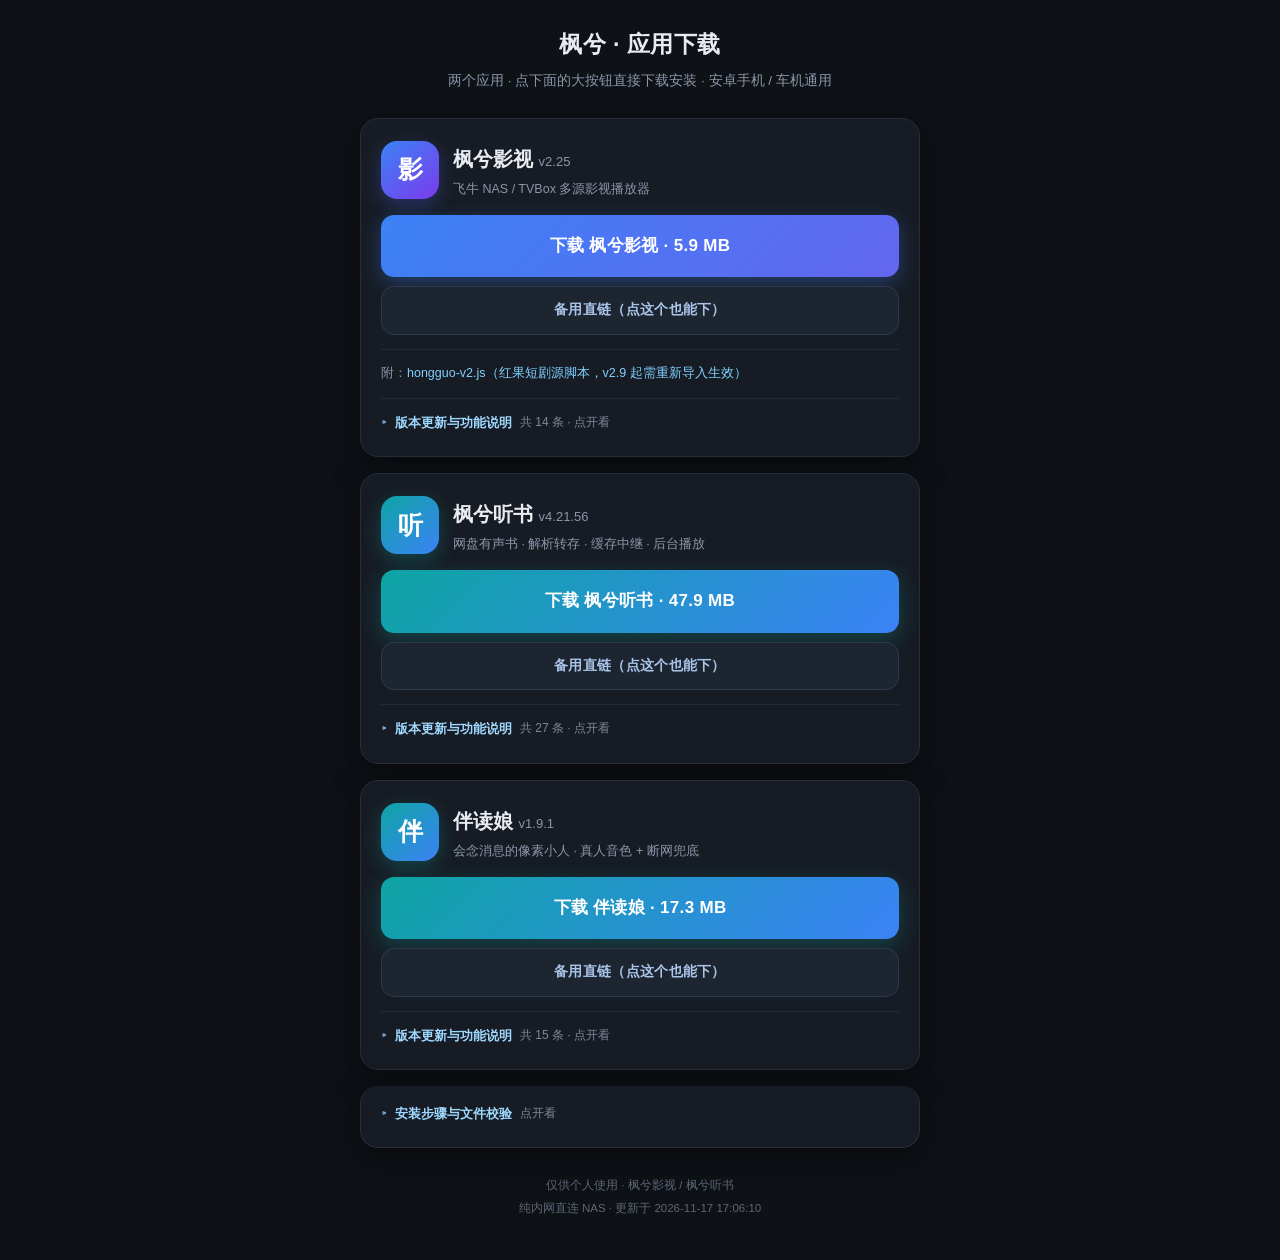
<file: _backup/download-site/index.html>
<!DOCTYPE html>
<html lang="zh-CN">
<head>
<meta charset="utf-8">
<meta name="viewport" content="width=device-width, initial-scale=1, viewport-fit=cover">
<title>枫兮 · 应用下载</title>
<style>
*{box-sizing:border-box;-webkit-tap-highlight-color:transparent}
html,body{margin:0;padding:0}
body{background:#0e1116;color:#e8ecf2;min-height:100vh;
 font:15px/1.8 -apple-system,BlinkMacSystemFont,"PingFang SC","Microsoft YaHei",sans-serif;
 padding:24px 16px calc(40px + env(safe-area-inset-bottom))}
.wrap{max-width:560px;margin:0 auto}
.hd{text-align:center;margin-bottom:24px}
.hd h1{font-size:23px;margin:0 0 4px;letter-spacing:.5px}
.hd p{color:#8b96a8;font-size:13.5px;margin:0}
.card{background:#171c24;border:1px solid #262e3a;border-radius:18px;
 padding:22px 20px;margin-bottom:16px;box-shadow:0 10px 34px rgba(0,0,0,.4)}
.top{display:flex;align-items:center;gap:14px;margin-bottom:6px}
.icon{flex:0 0 58px;width:58px;height:58px;border-radius:16px;display:flex;
 align-items:center;justify-content:center;font-size:25px;font-weight:700;color:#fff}
.icon.v{background:linear-gradient(140deg,#3b82f6,#7c3aed);box-shadow:0 6px 18px rgba(80,110,255,.3)}
.icon.t{background:linear-gradient(140deg,#0ea5a4,#3b82f6);box-shadow:0 6px 18px rgba(14,165,164,.3)}
.top h2{font-size:20px;margin:0 0 2px}
.top h2 span{font-size:13px;color:#8b96a8;font-weight:400}
.top .sub{color:#8b96a8;font-size:12.5px;line-height:1.6}
.btn{display:block;width:100%;text-align:center;text-decoration:none;
 background:linear-gradient(135deg,#3b82f6,#6366f1);color:#fff;font-size:17px;
 font-weight:700;letter-spacing:.3px;padding:16px;border-radius:13px;
 box-shadow:0 6px 20px rgba(59,130,246,.35);margin:16px 0 0}
.btn.t{background:linear-gradient(135deg,#0ea5a4,#3b82f6);box-shadow:0 6px 20px rgba(14,165,164,.3)}
.btn:active{transform:translateY(1px);opacity:.92}
.btn.ghost{background:#1d2531;color:#a9c4e8;box-shadow:none;border:1px solid #2c3a4d;
 font-size:13.5px;padding:11px;margin-top:9px}
.meta{font-size:12px;color:#7d8899;margin-top:11px;line-height:1.9}
.meta code{color:#b9c7d8;font-size:11.5px}
h3{font-size:13px;color:#9fd8ff;margin:18px 0 9px;letter-spacing:.3px;font-weight:600}
ul{padding-left:19px;margin:0;font-size:13.5px;color:#a8b3c2}
li{margin:6px 0}li b{color:#d7e2ee;font-weight:600}
.extra{margin-top:14px;padding-top:12px;border-top:1px solid #232b37;font-size:12.5px;color:#8b96a8}
a.link{color:#7fd1ff;text-decoration:none}
h2.sec{font-size:16px;color:#9fd8ff;margin:0 0 14px;border-left:4px solid #3b82f6;padding-left:10px}
ol{padding-left:20px;margin:0;font-size:13.5px;color:#a8b3c2}ol li{margin:7px 0}
.warnbox{background:#241c10;border:1px solid #57401c;border-radius:10px;color:#f0d09a;
 padding:12px 14px;font-size:13px;margin-top:14px}
.warnbox b{color:#ffdca6}
/* 折叠区：默认收起，首屏只留两个软件 + 两个大按钮 */
details.fold{margin-top:14px;padding-top:12px;border-top:1px solid #232b37}
details.fold>summary{cursor:pointer;color:#9fd8ff;font-size:13px;font-weight:600;
 list-style:none;display:flex;align-items:center;gap:8px}
details.fold>summary::-webkit-details-marker{display:none}
details.fold>summary::before{content:"▸";font-size:12px;color:#6f9fc9}
details.fold[open]>summary::before{content:"▾"}
details.fold>summary .cnt{color:#7d8899;font-weight:400;font-size:12px}
details.card.fold{margin-top:0;padding-top:16px;border-top:0}
details.fold ul{margin-top:10px}
.kv{width:100%;border-collapse:collapse;font-size:12px;margin-top:10px}
.kv td{padding:6px 4px;border-bottom:1px solid #232b37;vertical-align:top}
.kv tr:last-child td{border-bottom:0}
.kv td.k{color:#8792a4;width:26%}.kv td.v{color:#c6d3e2;word-break:break-all}
.kv code{color:#9fd8ff;font-size:11.5px}
.foot{text-align:center;color:#5c6675;font-size:11.5px;margin-top:26px;line-height:2}
</style>
</head>
<body>
<div class="wrap">
  <div class="hd">
    <h1>枫兮 · 应用下载</h1>
    <p>两个应用 · 点下面的大按钮直接下载安装 · 安卓手机 / 车机通用</p>
  </div>
  <div class="card">
    <div class="top">
      <div class="icon v">影</div>
      <div>
        <h2>枫兮影视 <span>v2.25</span></h2>
        <div class="sub">飞牛 NAS / TVBox 多源影视播放器</div>
      </div>
    </div>
    <a class="btn v" href="fengxi-video-v2.25.apk">下载 枫兮影视 · 5.9 MB</a>
    <a class="btn ghost" href="fengxi-video-v2.25.apk">备用直链（点这个也能下）</a>
    <div class="extra">附：<a class="link" href="hongguo-v2.js">hongguo-v2.js（红果短剧源脚本，v2.9 起需重新导入生效）</a></div>
    <details class="fold">
      <summary>版本更新与功能说明 <span class="cnt">共 14 条 · 点开看</span></summary>
      <ul><li><b>飞牛 NAS</b>：原生登录、媒体库分类、影片详情、选集、取链播放</li><li><b>多源订阅</b>：TVBox / CMS 配置解析、线路选择、资源站与直播源自动录入</li><li><b>v2.21</b>：搜索对齐 EasyBox——所有源<b>并行检索</b>，实时显示「搜索(N/M)」，结果按源分组筛选（全部显示 + 来源 chips），卡片标注「来源：X」</li><li><b>v2.21</b>：首页源下拉贴到最左边；播放缓冲期不再误显中央大三角（仅暂停时显示）</li><li><b>v2.21</b>：播放失败信息可定位（地址主机/是否代理/建议），首次错误自动软解并重新取链（刷新 NAS 时效链接）</li><li><b>v2.22</b>：<b>车机竖屏短剧流</b>——所有短剧卡片统一进竖屏沉浸页（含爬虫源），像刷抖音一样上下滑切集，下一集预取命中后<b>零等待</b>换集，控件 3s 自动渐隐</li><li><b>v2.22</b>：<b>悬浮小窗播放</b>——播放页点 ▣ 缩为可拖动小窗（左右边缘吸附），画面无缝移交不黑屏，双击回全屏自动续播；适配深蓝 S05 + Deepal+ 卡片桌面</li><li><b>v2.22</b>：<b>车机浮窗卡片首页</b>——浮窗宽度 &lt;480px 自动切单列横排大卡 / 双列 16:9 小卡，热区 ≥48px，对比度强化，浮窗缩放实时自适应</li><li><b>v2.23</b>：<b>对照 EasyBox 重整竖屏排版</b>——底部第 4 栏改为「我的」，订阅 / 观看记录 / 聚合搜索一屏直达；空态直接引导添加订阅源；详情页选集支持正序 / 倒序切换</li><li><b>v2.23</b>：修<b>冷启动白屏</b>（不再因未填 NAS 地址强制跳设置页，资源站 / 爬虫 / TVBox 线路也能进首页）；添加源与导入源改异步，网络慢时界面不再假死；修弹层残留、海报列数只对首页生效、车机态热区失效</li><li><b>v2.24</b>：修<b>「添加源后返回首页仍卡在空态」</b>——切回首页时海报墙为空就重新加载；按「不内置源」红线把内置源脚本彻底移出安装包，本 App <b>零内置源</b>，内容全部来自你自己导入</li><li><b>v2.24</b>：对照 EasyBox 官方包的明文前端与同作者开源工程复核排版，确认「我的」聚合入口、首启引导、选集正倒序方向正确；版本号 / 下载页 / 更新清单同步，沿用原签名证书可直接覆盖安装</li><li><b>v2.25</b>：修<b>真机闪退</b>——不再加载第三方爬虫包里的 native 加密壳（ABI 不匹配会直接杀进程），改为明确提示「不支持」；源清单改摘要返回，大配置不再把 WebView 撑爆；「我的 → 崩溃日志」可一键复制堆栈定位问题</li><li><b>v2.25</b>：修<b>「很多源解析不了」</b>——纯爬虫站线路不再被误判失败并整体回滚；配置里相对 spider.jar / file:// ext 自动补全并按需下载；type=0 的 XML 采集站可读；JSON 截取改括号平衡，尾部带脚本的配置也能解析；沿用原签名证书可直接覆盖安装</li></ul>
      <div class="meta">Android 5.0+ · 包名 <code>com.fengxi.fnplayer</code> · versionCode 36</div>
    </details>
  </div>

  <div class="card">
    <div class="top">
      <div class="icon t">听</div>
      <div>
        <h2>枫兮听书 <span>v4.21.56</span></h2>
        <div class="sub">网盘有声书 · 解析转存 · 缓存中继 · 后台播放</div>
      </div>
    </div>
    <a class="btn t" href="fengxi-tingshu-v4.21.56.apk">下载 枫兮听书 · 47.9 MB</a>
    <a class="btn ghost" href="fengxi-tingshu-v4.21.56.apk">备用直链（点这个也能下）</a>
    
    <details class="fold">
      <summary>版本更新与功能说明 <span class="cnt">共 27 条 · 点开看</span></summary>
      <ul><li><b>v4.21.56</b>：<b>播放页「更多」菜单加液态玻璃</b>——点「⋯更多」（及长按）弹出的菜单改成与首页书源下拉同款的毛玻璃质感，随模糊强度滑块一起联动；只加这一个临时弹出层，不碰底栏等常驻层，悬浮球/滑块不受影响</li><li><b>v4.21.55</b>：<b>回退到 4.21.52 稳定版代码</b>——撤销 4.21.53/4.21.54 两轮的玻璃质感改动，恢复大家实测「效果不错」的液态玻璃版本（悬浮球正常、滑块正常、底栏正常）；仅升版本号以便覆盖安装，功能与 4.21.52 完全一致</li><li><b>v4.21.54</b>：<b>修复 4.21.53 的回归</b>——移除播放页按钮/弹出菜单/底栏新增的 backdrop-filter（这台机 WebView targetSdk28 上会触发合成层异常，导致<b>悬浮球消失、设置滑块拖不动</b>），改用自带磨砂底色的玻璃质感，任何场景都有一致观感；播放页更多按钮/菜单/底栏仍随模糊强度滑块联动</li><li><b>v4.21.53</b>：<b>玻璃质感三处补齐</b>——①模糊强度 0% 改为「桌面文件夹」式磨砂玻璃（轻糊+白雾+亮边，不再是全透片）②播放页「更多」按钮与弹出菜单接入滑块一起变 ③底部导航栏做成半透明玻璃、透出背后滚动内容；三处均随模糊强度滑块实时联动</li><li><b>v4.21.52</b>：<b>液态玻璃 + 滑块布局修复</b>——浮层改成透明带高光的液态玻璃质感（边缘细亮边 + 斜向微光），白底大幅压低；滑块 0% 是全透明玻璃、越往右越糊；修复设置页滑块溢出屏幕——标签与滑块分行、滑块从左到右铺满</li><li><b>v4.21.51</b>：<b>模糊强度可调</b>——设置 → 外观新增「模糊强度」滑块（0~100%，默认 60% 即旧效果），一根滑块统一控制播放页封面虚化、书源下拉/弹层/选集毛玻璃、倍速面板；0% 接近实色、100% 最强最通透，拖动即时生效、重启保留；同时修掉毛玻璃白底太厚透不出颜色的问题</li><li><b>v4.21.50</b>：<b>实时毛玻璃</b>——首页书源下拉、底部弹层、选集弹层、播放页倍速面板全部改成 iOS 风格毛玻璃（模糊背后实时内容，不再是纯色卡片）；老设备不支持时自动回退，不影响使用</li><li><b>v4.21.49</b>：修<b>「正在下载」区块不见了</b>（改独立常驻，刷新清单不再清空进度，任何路径切回来都自动恢复）；修<b>分集页底部按钮被导航栏遮住</b>导致「转存 NAS 找不到」</li><li><b>v4.21.49</b>：新增<b>转存整本</b> —— 下载管理主页面每本书直接一键转存全部已下载分集到「本地目录」或「NAS 网盘」，进度与结果都能看到；未配置 WebDAV 时给明确指引</li><li><b>v4.21.48</b>：<b>分集管理</b>——下载管理里可展开每本书逐集查看（大小 / 状态 / 存放位置），支持单集播放、单集删除、全选 / 反选、批量删除</li><li><b>v4.21.48</b>：<b>手动转存</b>——勾选任意分集后现场挑本地文件夹复制（逐集校验大小、原下载文件不动），或一键传到 NAS 网盘（沿用 WebDAV 远端去重）</li><li><b>v4.21.46</b>：<b>检查更新彻底修好</b>——反代主站用自签证书导致旧版只能读到停更的公共镜像；现在只对内置更新源放行自签证书（不影响其它网络请求），主站不通自动切内网直连，下载后仍做 MD5 校验</li><li><b>v4.21.45</b>：<b>检查更新改回内置官方渠道</b>——自动走反代 HTTPS 主站，主站不通时自动切内网直连；关于页不再显示或要求填写任何服务器地址（避免截图泄密）</li><li><b>v4.21.44</b>：彻底修复番茄听书「直连」等 jar 插件源翻页提示「后面几页都是重复内容」—— 顺着插件给的下一页地址翻，插件没给就自动探测站点实际用的分页写法</li><li><b>v4.21.44</b>：下载页主按钮可直接下载（修掉手机浏览器拦截）；App「检查更新」改读 NAS 下载站同一份清单</li><li><b>网址生成书源（新）</b>：源管理里输入网站地址，App 自动分析成源，带全过程诊断</li><li><b>自动更新一条龙</b>：点「检查更新」自动比对最新版本，自动下载（带进度与 MD5 校验）并自动拉起安装</li><li><b>一条链路走通</b>：网盘分享解析 → 自动转存 → 取链 → 本地缓存中继 → 播放</li><li><b>一次点击就播</b>：不用点两下、不会只弹状态栏；支持拖动续传</li><li><b>后台播放</b>：退出界面照常听，通知栏 / 状态栏可控制</li><li><b>缓存自动轮转</b>：播完删掉旧缓存，再缓存下一批，不堆占空间</li><li><b>功能诊断</b>：按功能块单独出日志，出问题时能定位到哪一步</li><li><b>v4.21.40</b>：<b>自动整理重复源</b>——同站点重复的源验证后失效的自动关闭、留下好源；都能用的不再被直接删除，而是归入源管理页新的「重复源」分组，由你确认后删多余的</li><li><b>v4.21.40</b>：<b>重复源分组</b>——组内附使用引导；下次批量验证组里只剩一个好源时自动退回原分组，删源时同步清标记不留孤儿</li><li><b>v4.21.41</b>：<b>修复删除失效</b>——插件源（JS 包 / jar）删除后不再被重新加载装回来；删除记录按白名单过滤，删了就是真删了</li><li><b>v4.21.41</b>：<b>修复预存失真</b>——预存不再超出总集数（杜绝把最后一集错标成第 N 集的假缓存）；集间 1.2 秒限流间隔；连续 5 次失败自动暂停、5 分钟后自动恢复，长书预存稳定落盘</li><li><b>v4.21.42</b>：<b>修复 JS 插件源分类翻页</b>——页码藏在分类地址尾部，翻页时宿主一直把第 1 页地址重复传回去；现在按页号推进并顺插件给的下一页链接续页</li></ul>
      <div class="meta">Android 5.0+ · 包名 <code>com.tingshu.app</code> · versionCode 248</div>
    </details>
  </div>

  <div class="card">
    <div class="top">
      <div class="icon t">伴</div>
      <div>
        <h2>伴读娘 <span>v1.9.1</span></h2>
        <div class="sub">会念消息的像素小人 · 真人音色 + 断网兜底</div>
      </div>
    </div>
    <a class="btn t" href="buddy-v1.9.1.apk">下载 伴读娘 · 17.3 MB</a>
    <a class="btn ghost" href="buddy-v1.9.1.apk">备用直链（点这个也能下）</a>
    
    <details class="fold">
      <summary>版本更新与功能说明 <span class="cnt">共 15 条 · 点开看</span></summary>
      <ul><li><b>1.9.1</b>：音色列表精简：修掉孔卡尼语等小语种漏进列表（韩语ko前缀误匹配孔卡尼语kok），中文简繁体合并为一条；只保留中英日韩法德西俄常用语言</li><li><b>1.9</b>：音色列表重做——不再显示上百个国家语言；自动优先选中手机自带语音引擎（小V/vivo/讯飞等有男女声的），只有 Google 引擎时才回退显示中英日韩等常用语言</li><li><b>1.8</b>：彻底去掉内置离线引擎（删掉33MB模型和so，安装包从60MB瘦到18MB），只保留手机系统语音；音色列表优化——语言级音色显示成中文语言名并去重，中文排最前；小V等厂商引擎会直接列出男女声音色；当前引擎无男女声时会引导你去切换</li><li><b>1.7</b>：朗读改为手机系统语音（iQOO就是小V），不再联网更稳定；新增引擎和音色下拉，自动列出本机所有语音；系统语音不可用时自动用内置音色；换FX系列新图标</li><li><b>1.6.5</b>：形象高清化（素材放大3倍+锐化，线条平滑无颗粒感）；新增声音来源开关（在线优先/只用本地）和朗读音量滑条；来消息不念时现在会弹提示告诉你原因</li><li><b>1.6.4</b>：形象不再是白蒙蒙（画笔透明度污染修复，颜色饱和清晰）；离线试听闪退根因修复（模型改为直接从安装包内读取，不再拷贝，还省 33MB 手机空间）</li><li><b>1.6.3</b>：修复启动闪退：双页布局里设置页容器被重复挂载导致必定崩溃，已在模拟器验证首页/设置页均正常</li><li><b>1.6.2</b>：排查加固版：启动若崩溃会直接把原因显示在屏幕上（截图发我即可修复），同时崩溃日志自动存到手机</li><li><b>1.6.1</b>：闪退排查版：新增崩溃自诊断，闪退后打开设置页可查看并复制崩溃原因；其余功能与 v1.6 相同</li><li><b>会念消息</b>：微信/QQ 来新消息自动念「谁说：什么」，最近消息点一条重听一条</li><li><b>真人音色</b>：微软在线语音合成，内置 14 种中文音色（晓晓/云希/东北腔/台湾腔/香港腔等），可试听可切换</li><li><b>断网兜底</b>：内置离线语音引擎（174 个发音人），联网失败自动切换接着念，断网也能用</li><li><b>会动的形象</b>：5 个像素 Q 版少女（美优/露米/小琪/蒂娜/娜美），会呼吸眨眼、挥手、小跑、跳跃</li><li><b>v1.6</b>：形象去雾层、整数倍缩放线条更锐利；界面改双页（首页形象 / 设置页集中设置）；离线引擎稳定性加固</li><li>消息记录只存本机（最近 500 条），不上传、不读取无关信息；在线合成仅发送要念的文本</li></ul>
      <div class="meta">Android 5.0+ · 包名 <code>com.fengxi.notiread</code> · versionCode 16</div>
    </details>
  </div>

  <details class="card fold">
    <summary>安装步骤与文件校验 <span class="cnt">点开看</span></summary>
    <ol>
      <li>点上面的下载按钮，APK 存进「下载」目录（提示风险时选「仍要下载」）</li>
      <li>到「文件管理 → 下载」点开 APK，用「包安装程序」安装</li>
      <li>弹出「未知来源」时允许本浏览器安装应用</li>
      <li>影视：打开后填 NAS 地址或导入订阅；听书：登录网盘后粘贴分享链接</li>
    </ol>
    <div class="warnbox"><b>安装提示</b>：两个包都是 targetSdk 28（为放行局域网明文 HTTP），新系统可能提示「为旧版 Android 打造」，属正常，继续安装即可。</div>
    <h3>文件校验（可选）</h3>
    <table class="kv"><tr><td class='k'>枫兮影视 v2.25</td><td class='v'>6,141,325 字节 · MD5 <code>0034b87ea131bc26d1a5e33519af81a6</code></td></tr><tr><td class='k'>枫兮听书 v4.21.56</td><td class='v'>50,278,606 字节 · MD5 <code>643735c289dc91a094b1811810fce7b7</code></td></tr><tr><td class='k'>伴读娘 v1.9.1</td><td class='v'>18,128,551 字节 · MD5 <code>38325e54da8703373f58c9d4d1946def</code></td></tr></table>
  </details>
  <div class="foot">仅供个人使用 · 枫兮影视 / 枫兮听书<br>纯内网直连 NAS · 更新于 2026-11-17 17:06:10</div>
</div>
</body>
</html>
</file>
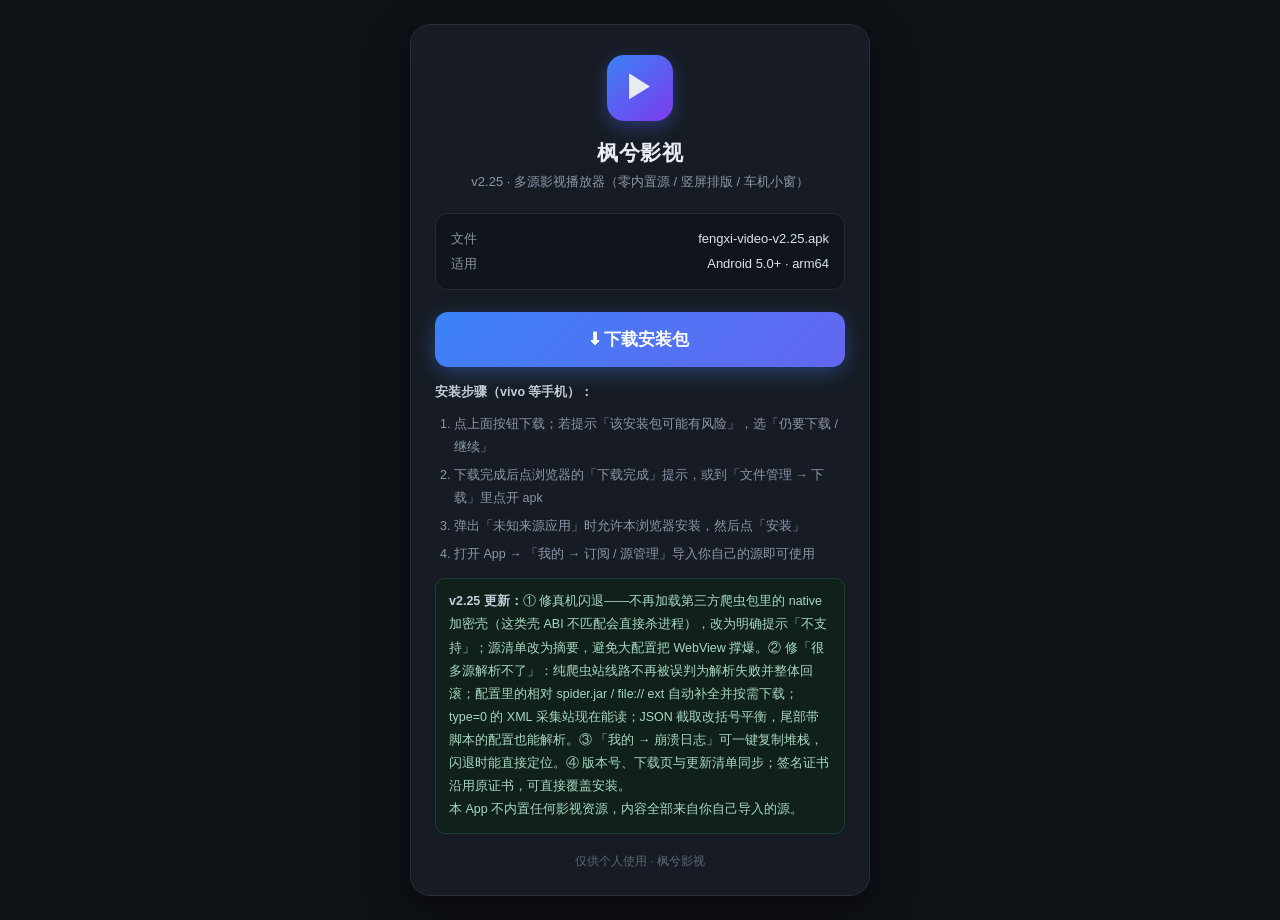
<file: fnplayer/download-site/index.html>
<!DOCTYPE html>
<html lang="zh-CN">
<head>
<meta charset="utf-8">
<meta name="viewport" content="width=device-width, initial-scale=1, viewport-fit=cover">
<title>枫兮影视 v2.24 · 下载安装</title>
<style>
  * { box-sizing: border-box; -webkit-tap-highlight-color: transparent; }
  html, body { margin: 0; padding: 0; }
  body {
    background: #0e1116; color: #e8ecf2; min-height: 100vh;
    font-family: -apple-system, BlinkMacSystemFont, "PingFang SC", "Microsoft YaHei", sans-serif;
    display: flex; align-items: center; justify-content: center;
    padding: 24px 18px calc(24px + env(safe-area-inset-bottom));
  }
  .card {
    width: 100%; max-width: 460px; background: #171c24;
    border: 1px solid #262e3a; border-radius: 20px;
    padding: 30px 24px 26px; box-shadow: 0 12px 40px rgba(0,0,0,.45);
  }
  .icon {
    width: 66px; height: 66px; margin: 0 auto 18px; border-radius: 17px;
    background: linear-gradient(140deg,#3b82f6,#7c3aed);
    display: flex; align-items: center; justify-content: center;
    font-size: 32px; box-shadow: 0 6px 18px rgba(80,110,255,.35);
  }
  h1 { font-size: 21px; margin: 0 0 6px; text-align: center; letter-spacing: .5px; }
  .ver { text-align: center; color: #8b96a8; font-size: 13px; margin-bottom: 22px; }
  .meta {
    background: #10151c; border: 1px solid #232b37; border-radius: 12px;
    padding: 13px 15px; margin-bottom: 22px; font-size: 13px; line-height: 1.9;
  }
  .meta .row { display: flex; justify-content: space-between; }
  .meta .k { color: #8792a4; }
  .meta .v { color: #dbe3ee; font-weight: 500; }
  .btn {
    display: block; width: 100%; text-align: center; text-decoration: none;
    background: linear-gradient(135deg,#3b82f6,#6366f1); color: #fff;
    font-size: 17px; font-weight: 600; padding: 16px; border-radius: 13px;
    box-shadow: 0 6px 20px rgba(59,130,246,.35); margin-bottom: 14px;
  }
  .btn:active { transform: translateY(1px); opacity: .92; }
  .tips { font-size: 12.5px; color: #8b96a8; line-height: 1.85; }
  .tips b { color: #c3ccda; font-weight: 600; }
  .tips ol { padding-left: 19px; margin: 8px 0 0; }
  .tips li { margin-bottom: 5px; }
  .foot { text-align: center; color: #5c6675; font-size: 11.5px; margin-top: 20px; }
</style>
</head>
<body>
  <div class="card">
    <div class="icon">▶</div>
    <h1>枫兮影视</h1>
    <div class="ver">v2.25 · 多源影视播放器（零内置源 / 竖屏排版 / 车机小窗）</div>

    <div class="meta">
      <div class="row"><span class="k">文件</span><span class="v">fengxi-video-v2.25.apk</span></div>
      <div class="row"><span class="k">适用</span><span class="v">Android 5.0+ · arm64</span></div>
    </div>

    <!-- 下载链接一律不带 download 属性：部分手机浏览器会拦成「点了没反应」 -->
    <a id="dl" class="btn" href="fengxi-video-v2.25.apk">⬇ 下载安装包</a>

    <div class="tips">
      <b>安装步骤（vivo 等手机）：</b>
      <ol>
        <li>点上面按钮下载；若提示「该安装包可能有风险」，选「仍要下载 / 继续」</li>
        <li>下载完成后点浏览器的「下载完成」提示，或到「文件管理 → 下载」里点开 apk</li>
        <li>弹出「未知来源应用」时允许本浏览器安装，然后点「安装」</li>
        <li>打开 App → 「我的 → 订阅 / 源管理」导入你自己的源即可使用</li>
      </ol>
      <div style="margin-top:12px;padding:11px 13px;background:#10201a;border:1px solid #1e4033;border-radius:10px;color:#a7d8c0">
        <b>v2.25 更新：</b>① 修真机闪退——不再加载第三方爬虫包里的 native 加密壳（这类壳 ABI 不匹配会直接杀进程），改为明确提示「不支持」；源清单改为摘要，避免大配置把 WebView 撑爆。② 修「很多源解析不了」：纯爬虫站线路不再被误判为解析失败并整体回滚；配置里的相对 spider.jar / file:// ext 自动补全并按需下载；type=0 的 XML 采集站现在能读；JSON 截取改括号平衡，尾部带脚本的配置也能解析。③ 「我的 → 崩溃日志」可一键复制堆栈，闪退时能直接定位。④ 版本号、下载页与更新清单同步；签名证书沿用原证书，可直接覆盖安装。<br>
        本 App 不内置任何影视资源，内容全部来自你自己导入的源。
      </div>
    </div>
    <div class="foot">仅供个人使用 · 枫兮影视</div>
  </div>
  <script>
    // 把当前页的访问控制参数附加到下载链接，避免直链被拦（页面不回显任何地址）。
    (function () {
      var q = window.location.search;
      if (q) document.getElementById('dl').href = 'fengxi-video-v2.25.apk' + q;
    })();
  </script>
</body>
</html>
</file>
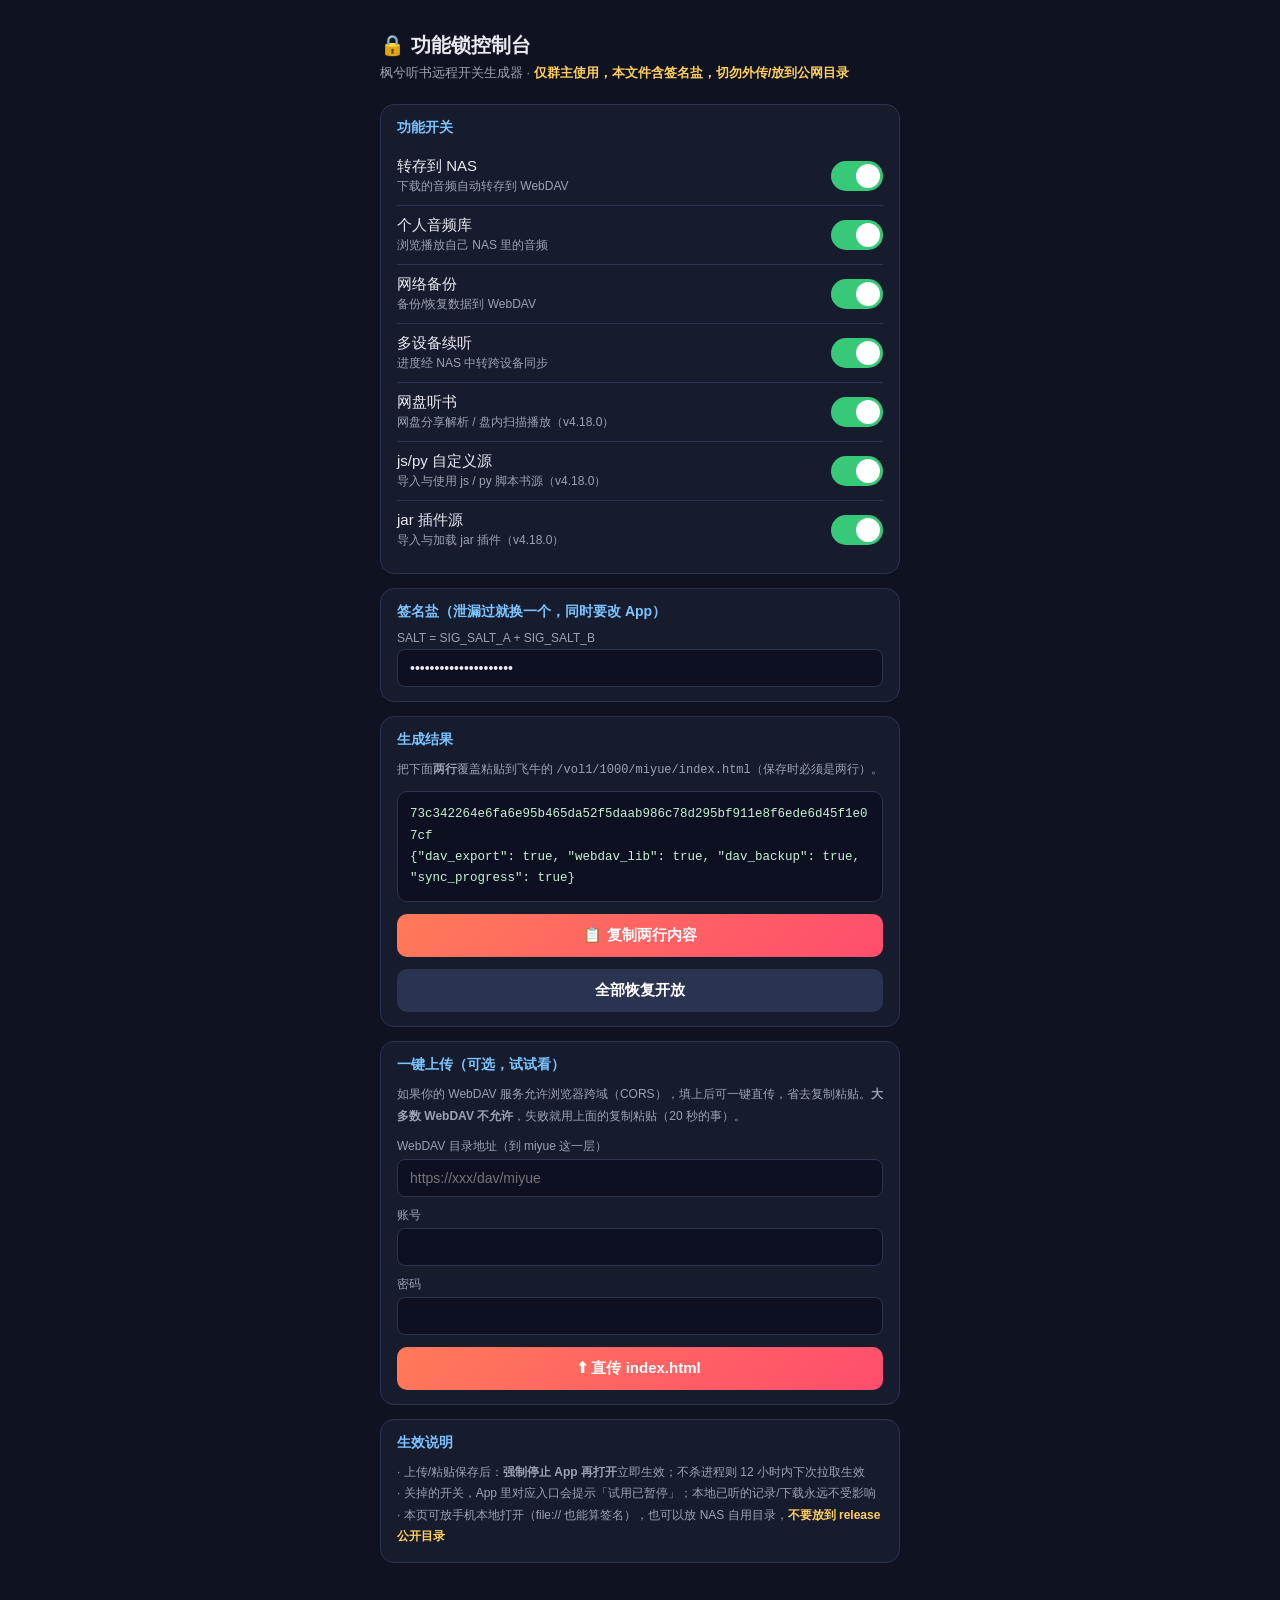
<file: private/gates-panel.html>
<!doctype html>
<html lang="zh-CN">
<head>
<meta charset="utf-8">
<meta name="viewport" content="width=device-width,initial-scale=1">
<title>枫兮听书 · 功能锁控制台（私有）</title>
<style>
  :root{--bg:#0f1220;--card:#171b2e;--line:#2a3350;--tx:#e8eaf0;--sub:#9aa3b2;--ok:#37c978;--bad:#ff5d73;--acc:#7cc4ff}
  *{box-sizing:border-box}
  body{font-family:-apple-system,Segoe UI,Roboto,sans-serif;background:var(--bg);color:var(--tx);margin:0;padding:32px 14px}
  .wrap{max-width:520px;margin:0 auto}
  h1{font-size:20px;margin:0 0 4px}
  .sub{color:var(--sub);font-size:13px;margin-bottom:20px;line-height:1.6}
  .card{background:var(--card);border:1px solid var(--line);border-radius:14px;padding:14px 16px;margin-bottom:14px}
  .card h2{font-size:14px;margin:0 0 10px;color:var(--acc)}
  .row{display:flex;align-items:center;justify-content:space-between;padding:10px 0;border-bottom:1px solid var(--line)}
  .row:last-child{border-bottom:none}
  .row .t{font-size:15px}
  .row .d{font-size:12px;color:var(--sub);margin-top:2px}
  .sw{position:relative;width:52px;height:30px;flex:none}
  .sw input{opacity:0;width:0;height:0}
  .sw i{position:absolute;inset:0;background:#3a4160;border-radius:15px;transition:.2s;cursor:pointer}
  .sw i:before{content:"";position:absolute;width:24px;height:24px;border-radius:50%;background:#fff;top:3px;left:3px;transition:.2s}
  .sw input:checked + i{background:var(--ok)}
  .sw input:checked + i:before{transform:translateX(22px)}
  .row.off .t{color:var(--bad)}
  input[type=text],input[type=password]{width:100%;background:#0d1020;border:1px solid var(--line);border-radius:8px;color:var(--tx);padding:10px 12px;font-size:14px}
  .lbl{font-size:12px;color:var(--sub);margin:10px 0 4px}
  pre{background:#0d1020;border:1px solid var(--line);border-radius:10px;padding:12px;font-size:12.5px;line-height:1.7;white-space:pre-wrap;word-break:break-all;color:#c7f0d4;margin:10px 0 0;user-select:all}
  .btn{display:inline-block;border:none;border-radius:10px;padding:12px 18px;font-size:15px;font-weight:600;color:#fff;background:linear-gradient(135deg,#ff7a59,#ff4d6d);cursor:pointer;width:100%;margin-top:12px}
  .btn.gray{background:#2a3350}
  .btn.small{width:auto;font-size:13px;padding:8px 14px;margin-top:8px}
  .note{font-size:12px;color:var(--sub);line-height:1.8}
  .warn{color:#ffcf5d}
  .ok-msg{color:var(--ok)} .bad-msg{color:var(--bad)}
  details{margin-top:8px} summary{cursor:pointer;color:var(--acc);font-size:13px}
</style>
</head>
<body>
<div class="wrap">
  <h1>🔒 功能锁控制台</h1>
  <div class="sub">枫兮听书远程开关生成器 · <b class="warn">仅群主使用，本文件含签名盐，切勿外传/放到公网目录</b></div>

  <div class="card">
    <h2>功能开关</h2>
    <div class="row" data-k="dav_export"><div><div class="t">转存到 NAS</div><div class="d">下载的音频自动转存到 WebDAV</div></div><label class="sw"><input type="checkbox" checked><i></i></label></div>
    <div class="row" data-k="webdav_lib"><div><div class="t">个人音频库</div><div class="d">浏览播放自己 NAS 里的音频</div></div><label class="sw"><input type="checkbox" checked><i></i></label></div>
    <div class="row" data-k="dav_backup"><div><div class="t">网络备份</div><div class="d">备份/恢复数据到 WebDAV</div></div><label class="sw"><input type="checkbox" checked><i></i></label></div>
    <div class="row" data-k="sync_progress"><div><div class="t">多设备续听</div><div class="d">进度经 NAS 中转跨设备同步</div></div><label class="sw"><input type="checkbox" checked><i></i></label></div>
    <div class="row" data-k="pan"><div><div class="t">网盘听书</div><div class="d">网盘分享解析 / 盘内扫描播放（v4.18.0）</div></div><label class="sw"><input type="checkbox" checked><i></i></label></div>
    <div class="row" data-k="custom_src"><div><div class="t">js/py 自定义源</div><div class="d">导入与使用 js / py 脚本书源（v4.18.0）</div></div><label class="sw"><input type="checkbox" checked><i></i></label></div>
    <div class="row" data-k="plugin"><div><div class="t">jar 插件源</div><div class="d">导入与加载 jar 插件（v4.18.0）</div></div><label class="sw"><input type="checkbox" checked><i></i></label></div>
  </div>

  <div class="card">
    <h2>签名盐（泄漏过就换一个，同时要改 App）</h2>
    <div class="lbl">SALT = SIG_SALT_A + SIG_SALT_B</div>
    <input type="password" id="salt" value="fx@tingshu#gates-2026">
  </div>

  <div class="card">
    <h2>生成结果</h2>
    <div class="note">把下面<b>两行</b>覆盖粘贴到飞牛的 <code>/vol1/1000/miyue/index.html</code>（保存时必须是两行）。</div>
    <pre id="out">…</pre>
    <button class="btn" id="copy">📋 复制两行内容</button>
    <button class="btn gray" id="allOpen">全部恢复开放</button>
  </div>

  <div class="card">
    <h2>一键上传（可选，试试看）</h2>
    <div class="note">如果你的 WebDAV 服务允许浏览器跨域（CORS），填上后可一键直传，省去复制粘贴。<b>大多数 WebDAV 不允许</b>，失败就用上面的复制粘贴（20 秒的事）。</div>
    <div class="lbl">WebDAV 目录地址（到 miyue 这一层）</div>
    <input type="text" id="davUrl" placeholder="https://xxx/dav/miyue">
    <div class="lbl">账号</div>
    <input type="text" id="davUser" autocomplete="off">
    <div class="lbl">密码</div>
    <input type="password" id="davPass" autocomplete="off">
    <button class="btn" id="push">⬆ 直传 index.html</button>
    <div class="note" id="pushMsg"></div>
  </div>

  <div class="card">
    <h2>生效说明</h2>
    <div class="note">
      · 上传/粘贴保存后：<b>强制停止 App 再打开</b>立即生效；不杀进程则 12 小时内下次拉取生效<br>
      · 关掉的开关，App 里对应入口会提示「试用已暂停」；本地已听的记录/下载永远不受影响<br>
      · 本页可放手机本地打开（file:// 也能算签名），也可以放 NAS 自用目录，<b class="warn">不要放到 release 公开目录</b>
    </div>
  </div>
</div>

<script>
"use strict";
// ================= SHA-256（纯 JS，file:// 下也能算，与 APK 端 SHA-256(payload+SALT) 完全一致） =================
var K = [0x428a2f98,0x71374491,0xb5c0fbcf,0xe9b5dba5,0x3956c25b,0x59f111f1,0x923f82a4,0xab1c5ed5,
0xd807aa98,0x12835b01,0x243185be,0x550c7dc3,0x72be5d74,0x80deb1fe,0x9bdc06a7,0xc19bf174,
0xe49b69c1,0xefbe4786,0x0fc19dc6,0x240ca1cc,0x2de92c6f,0x4a7484aa,0x5cb0a9dc,0x76f988da,
0x983e5152,0xa831c66d,0xb00327c8,0xbf597fc7,0xc6e00bf3,0xd5a79147,0x06ca6351,0x14292967,
0x27b70a85,0x2e1b2138,0x4d2c6dfc,0x53380d13,0x650a7354,0x766a0abb,0x81c2c92e,0x92722c85,
0xa2bfe8a1,0xa81a664b,0xc24b8b70,0xc76c51a3,0xd192e819,0xd6990624,0xf40e3585,0x106aa070,
0x19a4c116,0x1e376c08,0x2748774c,0x34b0bcb5,0x391c0cb3,0x4ed8aa4a,0x5b9cca4f,0x682e6ff3,
0x748f82ee,0x78a5636f,0x84c87814,0x8cc70208,0x90befffa,0xa4506ceb,0xbef9a3f7,0xc67178f2];
function rotr(x,n){return (x>>>n)|(x<<(32-n));}
function sha256hex(str){
  var bytes = new TextEncoder().encode(str);
  var H = [0x6a09e667,0xbb67ae85,0x3c6ef372,0xa54ff53a,0x510e527f,0x9b05688c,0x1f83d9ab,0x5be0cd19];
  var l = bytes.length, bitLen = l*8;
  var total = l + 1 + ((56-(l+1)%64)+64)%64 + 8;
  var m = new Uint8Array(total); m.set(bytes); m[l]=0x80;
  var hi = Math.floor(bitLen/0x100000000), lo = bitLen>>>0;
  m[total-8]=(hi>>>24)&255; m[total-7]=(hi>>>16)&255; m[total-6]=(hi>>>8)&255; m[total-5]=hi&255;
  m[total-4]=(lo>>>24)&255; m[total-3]=(lo>>>16)&255; m[total-2]=(lo>>>8)&255; m[total-1]=lo&255;
  var w = new Array(64);
  for (var i=0;i<total;i+=64){
    for (var t=0;t<16;t++) w[t]=((m[i+4*t]<<24)|(m[i+4*t+1]<<16)|(m[i+4*t+2]<<8)|m[i+4*t+3])|0;
    for (t=16;t<64;t++){
      var x=w[t-15], y=w[t-2];
      var s0=(rotr(x,7)^rotr(x,18)^(x>>>3))|0, s1=(rotr(y,17)^rotr(y,19)^(y>>>10))|0;
      w[t]=(w[t-16]+s0+w[t-7]+s1)|0;
    }
    var a=H[0],b=H[1],c=H[2],d=H[3],e=H[4],f=H[5],g=H[6],h=H[7];
    for (t=0;t<64;t++){
      var S1=(rotr(e,6)^rotr(e,11)^rotr(e,25))|0, ch=((e&f)^(~e&g))|0;
      var t1=(h+S1+ch+K[t]+w[t])|0;
      var S0=(rotr(a,2)^rotr(a,13)^rotr(a,22))|0, mj=((a&b)^(a&c)^(b&c))|0;
      var t2=(S0+mj)|0;
      h=g;g=f;f=e;e=(d+t1)|0;d=c;c=b;b=a;a=(t1+t2)|0;
    }
    H[0]=(H[0]+a)|0;H[1]=(H[1]+b)|0;H[2]=(H[2]+c)|0;H[3]=(H[3]+d)|0;
    H[4]=(H[4]+e)|0;H[5]=(H[5]+f)|0;H[6]=(H[6]+g)|0;H[7]=(H[7]+h)|0;
  }
  var out="";
  for (i=0;i<8;i++){ var v=H[i]>>>0; for (var s=28;s>=0;s-=4) out+=((v>>>s)&15).toString(16); }
  return out;
}

// ================= 开关状态与生成 =================
var KEYS = ["dav_export","webdav_lib","dav_backup","sync_progress"];
var payload = "";
function state(){ return KEYS.map(function(k){ return document.querySelector('.row[data-k="'+k+'"] input').checked; }); }
function gen(){
  var vals = state();
  var parts = [];
  for (var i=0;i<KEYS.length;i++) parts.push('"'+KEYS[i]+'": '+(vals[i]?"true":"false"));
  payload = "{" + parts.join(", ") + "}";
  var sig = sha256hex(payload + document.getElementById("salt").value);
  var txt = sig + "\n" + payload;
  document.getElementById("out").textContent = txt;
  // 关掉的项标红
  var rows = document.querySelectorAll(".row[data-k]");
  for (var r=0;r<rows.length;r++) rows[r].classList.toggle("off", !rows[r].querySelector("input").checked);
  return txt;
}
document.querySelectorAll('.row input').forEach(function(el){ el.addEventListener("change", gen); });
document.getElementById("salt").addEventListener("input", gen);
document.getElementById("allOpen").onclick = function(){
  document.querySelectorAll('.row input').forEach(function(el){ el.checked = true; });
  gen();
};
document.getElementById("copy").onclick = function(){
  var txt = gen();
  var done = function(){ var b=document.getElementById("copy"); b.textContent="✓ 已复制，去飞牛粘贴到 index.html"; setTimeout(function(){b.textContent="📋 复制两行内容";},2500); };
  if (navigator.clipboard && navigator.clipboard.writeText) {
    navigator.clipboard.writeText(txt).then(done, function(){ fallbackCopy(txt); done(); });
  } else { fallbackCopy(txt); done(); }
};
function fallbackCopy(t){
  var ta=document.createElement("textarea"); ta.value=t; document.body.appendChild(ta);
  ta.select(); try{document.execCommand("copy");}catch(e){} document.body.removeChild(ta);
}

// ================= 可选：WebDAV 直传（受 CORS 限制，失败属正常） =================
document.getElementById("push").onclick = function(){
  var msg = document.getElementById("pushMsg");
  var url = document.getElementById("davUrl").value.trim().replace(/\/+$/,"");
  var u = document.getElementById("davUser").value.trim();
  var p = document.getElementById("davPass").value;
  if (!url){ msg.className="note bad-msg"; msg.textContent="先填 WebDAV 目录地址"; return; }
  var body = gen();
  var auth = "Basic " + btoa(unescape(encodeURIComponent(u+":"+p)));
  msg.className="note"; msg.textContent="上传中…";
  fetch(url + "/index.html", { method:"PUT", headers:{ "Authorization":auth, "Content-Type":"text/plain" }, body: body })
  .then(function(r){
    if (r.ok || r.status===201 || r.status===204){ msg.className="note ok-msg"; msg.textContent="✅ 已直传！强制停止 App 重开即可验证"; }
    else { msg.className="note bad-msg"; msg.textContent="❌ 服务端拒绝（HTTP "+r.status+"）：检查地址/账号密码"; }
  })
  .catch(function(){ msg.className="note bad-msg"; msg.textContent="❌ 浏览器拦截了跨域请求（CORS）—— 属正常现象，改用上面的「复制两行」去飞牛粘贴即可"; });
};

gen();
</script>
</body>
</html>
</file>
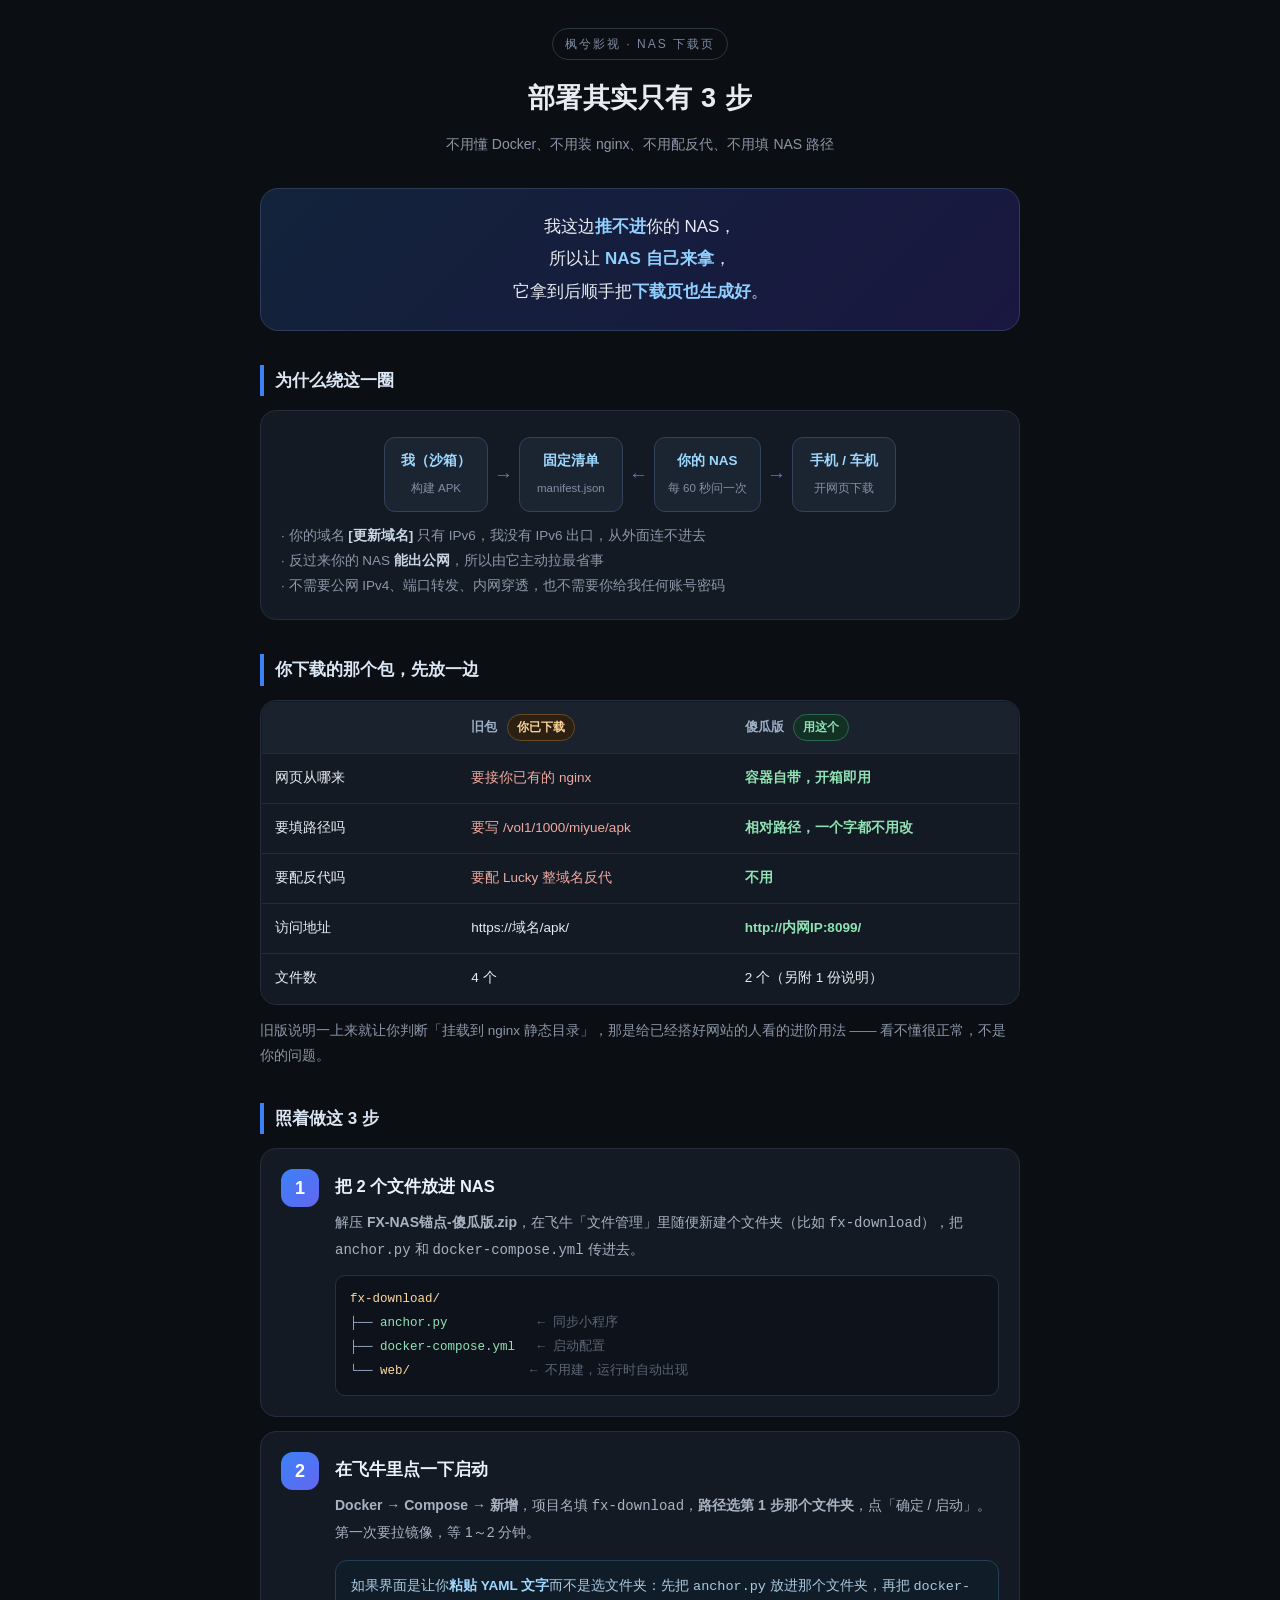
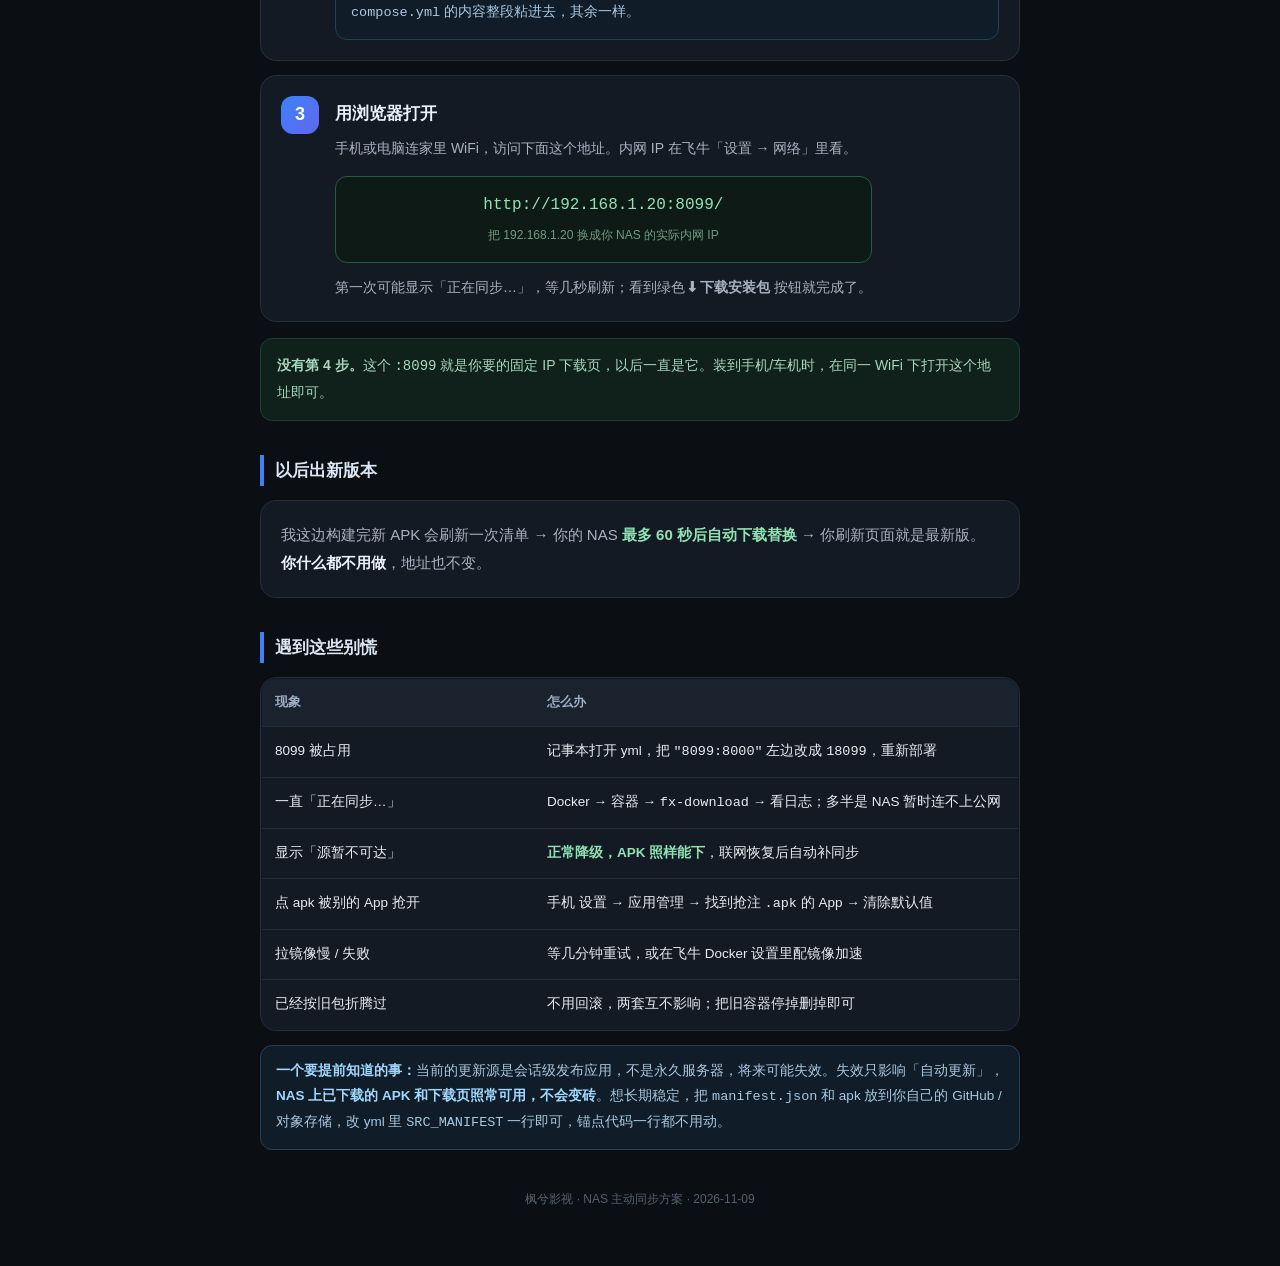
<file: _backup/nas-anchor/NAS部署-看图说明.html>
<!DOCTYPE html>
<html lang="zh-CN">
<head>
<meta charset="utf-8">
<meta name="viewport" content="width=device-width, initial-scale=1, viewport-fit=cover">
<title>NAS 部署 · 看图说明</title>
<style>
*{box-sizing:border-box;-webkit-tap-highlight-color:transparent}
body{margin:0;background:#0b0f14;color:#e8ecf2;padding:28px 16px 60px;
 font:15px/1.85 -apple-system,BlinkMacSystemFont,"PingFang SC","Microsoft YaHei",sans-serif}
.wrap{max-width:760px;margin:0 auto}
.hd{text-align:center;margin-bottom:30px}
.hd .k{display:inline-block;font-size:12px;letter-spacing:2px;color:#7c8aa0;border:1px solid #2b3646;
 padding:4px 12px;border-radius:20px;margin-bottom:14px}
h1{font-size:27px;margin:0 0 8px;letter-spacing:.5px}
.hd p{color:#8b96a8;font-size:14px;margin:0}
.big{background:linear-gradient(135deg,#12233b,#1a1740);border:1px solid #2b3c5a;
 border-radius:18px;padding:22px;text-align:center;margin:0 0 26px;font-size:17px;line-height:1.9}
.big b{color:#8fd0ff}
h2{font-size:17px;margin:34px 0 14px;padding-left:11px;border-left:4px solid #3b82f6;color:#dce7f5}
.card{background:#141a23;border:1px solid #242e3c;border-radius:16px;padding:20px;margin-bottom:14px}
.flow{display:flex;align-items:center;justify-content:center;gap:6px;flex-wrap:wrap;margin:6px 0 4px}
.node{background:#1b2431;border:1px solid #33415a;border-radius:11px;padding:11px 13px;
 text-align:center;min-width:104px;font-size:13px}
.node b{display:block;color:#9fd8ff;font-size:13.5px;margin-bottom:2px}
.node span{color:#8390a4;font-size:11.5px}
.arw{color:#5b7bb5;font-size:19px}
.note{color:#8b96a8;font-size:13.5px;margin:12px 0 0}
.note b{color:#c9d6e6}
table{width:100%;border-collapse:collapse;font-size:13.5px;background:#141a23;
 border:1px solid #242e3c;border-radius:14px;overflow:hidden}
th,td{padding:12px 13px;text-align:left;border-bottom:1px solid #232c39;vertical-align:top}
th{background:#1a222e;color:#9fb0c6;font-weight:600;font-size:12.5px}
tr:last-child td{border-bottom:0}
.yes{color:#8fe3b4;font-weight:600}
.no{color:#f0a9a0}
.step{display:flex;gap:16px;background:#141a23;border:1px solid #242e3c;border-radius:16px;
 padding:20px;margin-bottom:14px}
.num{flex:0 0 38px;height:38px;border-radius:12px;background:linear-gradient(135deg,#3b82f6,#6366f1);
 display:flex;align-items:center;justify-content:center;font-size:18px;font-weight:700;color:#fff}
.step h3{margin:2px 0 8px;font-size:16.5px;color:#eaf2fc}
.step p{margin:0;color:#a8b3c2;font-size:14px}
.tree{background:#0e131b;border:1px solid #26313f;border-radius:10px;padding:12px 14px;
 margin:12px 0 0;font:12.5px/1.9 ui-monospace,SFMono-Regular,Menlo,monospace;color:#9fb6d0;overflow-x:auto;white-space:pre}
.tree .d{color:#ffd79a}.tree .f{color:#8fe3b4}.tree .c{color:#5c6675}
.addr{background:#0e1a16;border:1px solid #245c41;border-radius:12px;padding:16px;text-align:center;
 margin:14px 0 0;font:16px/1.6 ui-monospace,Menlo,monospace;color:#8fe3b4;word-break:break-all}
.addr small{display:block;color:#6f9c85;font:12px/1.8 -apple-system,sans-serif;margin-top:6px;letter-spacing:0}
.tip{background:#101c28;border:1px solid #234058;border-radius:12px;padding:13px 15px;
 color:#a9c8e0;font-size:13.5px;margin-top:14px}
.tip b{color:#9fd8ff}
.ok{background:#10201a;border:1px solid #1e4033;border-radius:12px;padding:14px 16px;
 color:#a7d8c0;font-size:14px;margin-top:16px}
.foot{text-align:center;color:#55606f;font-size:12px;margin-top:38px}
.badge{display:inline-block;background:#2b2012;border:1px solid #6b4a1f;color:#ffd79a;
 font-size:11.5px;padding:2px 9px;border-radius:20px;margin-left:6px}
.badge.g{background:#123024;border-color:#2a6b4b;color:#8fe3b4}
</style>
</head>
<body>
<div class="wrap">

<div class="hd">
  <div class="k">枫兮影视 · NAS 下载页</div>
  <h1>部署其实只有 3 步</h1>
  <p>不用懂 Docker、不用装 nginx、不用配反代、不用填 NAS 路径</p>
</div>

<div class="big">
  我这边<b>推不进</b>你的 NAS，<br>
  所以让 <b>NAS 自己来拿</b>，<br>
  它拿到后顺手把<b>下载页也生成好</b>。
</div>

<h2>为什么绕这一圈</h2>
<div class="card">
  <div class="flow">
    <div class="node"><b>我（沙箱）</b><span>构建 APK</span></div>
    <div class="arw">→</div>
    <div class="node"><b>固定清单</b><span>manifest.json</span></div>
    <div class="arw">←</div>
    <div class="node"><b>你的 NAS</b><span>每 60 秒问一次</span></div>
    <div class="arw">→</div>
    <div class="node"><b>手机 / 车机</b><span>开网页下载</span></div>
  </div>
  <p class="note">
    · 你的域名 <b>[更新域名]</b> 只有 IPv6，我没有 IPv6 出口，从外面连不进去<br>
    · 反过来你的 NAS <b>能出公网</b>，所以由它主动拉最省事<br>
    · 不需要公网 IPv4、端口转发、内网穿透，也不需要你给我任何账号密码
  </p>
</div>

<h2>你下载的那个包，先放一边</h2>
<div class="card" style="padding:0;overflow:hidden">
<table>
  <tr><th style="width:26%">　</th><th>旧包 <span class="badge">你已下载</span></th><th>傻瓜版 <span class="badge g">用这个</span></th></tr>
  <tr><td>网页从哪来</td><td class="no">要接你已有的 nginx</td><td class="yes">容器自带，开箱即用</td></tr>
  <tr><td>要填路径吗</td><td class="no">要写 /vol1/1000/miyue/apk</td><td class="yes">相对路径，一个字都不用改</td></tr>
  <tr><td>要配反代吗</td><td class="no">要配 Lucky 整域名反代</td><td class="yes">不用</td></tr>
  <tr><td>访问地址</td><td>https://域名/apk/</td><td class="yes">http://内网IP:8099/</td></tr>
  <tr><td>文件数</td><td>4 个</td><td>2 个（另附 1 份说明）</td></tr>
</table>
</div>
<p class="note">旧版说明一上来就让你判断「挂载到 nginx 静态目录」，那是给已经搭好网站的人看的进阶用法 —— 看不懂很正常，不是你的问题。</p>

<h2>照着做这 3 步</h2>

<div class="step">
  <div class="num">1</div>
  <div>
    <h3>把 2 个文件放进 NAS</h3>
    <p>解压 <b>FX-NAS锚点-傻瓜版.zip</b>，在飞牛「文件管理」里随便新建个文件夹（比如 <code>fx-download</code>），把 <code>anchor.py</code> 和 <code>docker-compose.yml</code> 传进去。</p>
    <div class="tree"><span class="d">fx-download/</span>
├── <span class="f">anchor.py</span>            <span class="c">← 同步小程序</span>
├── <span class="f">docker-compose.yml</span>   <span class="c">← 启动配置</span>
└── <span class="d">web/</span>                <span class="c">← 不用建，运行时自动出现</span></div>
  </div>
</div>

<div class="step">
  <div class="num">2</div>
  <div>
    <h3>在飞牛里点一下启动</h3>
    <p><b>Docker → Compose → 新增</b>，项目名填 <code>fx-download</code>，<b>路径选第 1 步那个文件夹</b>，点「确定 / 启动」。第一次要拉镜像，等 1～2 分钟。</p>
    <div class="tip">如果界面是让你<b>粘贴 YAML 文字</b>而不是选文件夹：先把 <code>anchor.py</code> 放进那个文件夹，再把 <code>docker-compose.yml</code> 的内容整段粘进去，其余一样。</div>
  </div>
</div>

<div class="step">
  <div class="num">3</div>
  <div>
    <h3>用浏览器打开</h3>
    <p>手机或电脑连家里 WiFi，访问下面这个地址。内网 IP 在飞牛「设置 → 网络」里看。</p>
    <div class="addr">http://192.168.1.20:8099/
      <small>把 192.168.1.20 换成你 NAS 的实际内网 IP</small></div>
    <p style="margin-top:12px">第一次可能显示「正在同步…」，等几秒刷新；看到绿色 <b>⬇ 下载安装包</b> 按钮就完成了。</p>
  </div>
</div>

<div class="ok"><b>没有第 4 步。</b>这个 <code>:8099</code> 就是你要的固定 IP 下载页，以后一直是它。装到手机/车机时，在同一 WiFi 下打开这个地址即可。</div>

<h2>以后出新版本</h2>
<div class="card">
  <p style="margin:0;color:#a8b3c2">我这边构建完新 APK 会刷新一次清单 → 你的 NAS <b class="yes">最多 60 秒后自动下载替换</b> → 你刷新页面就是最新版。<b style="color:#eaf2fc">你什么都不用做</b>，地址也不变。</p>
</div>

<h2>遇到这些别慌</h2>
<div class="card" style="padding:0;overflow:hidden">
<table>
  <tr><th style="width:36%">现象</th><th>怎么办</th></tr>
  <tr><td>8099 被占用</td><td>记事本打开 yml，把 <code>"8099:8000"</code> 左边改成 <code>18099</code>，重新部署</td></tr>
  <tr><td>一直「正在同步…」</td><td>Docker → 容器 → <code>fx-download</code> → 看日志；多半是 NAS 暂时连不上公网</td></tr>
  <tr><td>显示「源暂不可达」</td><td><b class="yes">正常降级，APK 照样能下</b>，联网恢复后自动补同步</td></tr>
  <tr><td>点 apk 被别的 App 抢开</td><td>手机 设置 → 应用管理 → 找到抢注 <code>.apk</code> 的 App → 清除默认值</td></tr>
  <tr><td>拉镜像慢 / 失败</td><td>等几分钟重试，或在飞牛 Docker 设置里配镜像加速</td></tr>
  <tr><td>已经按旧包折腾过</td><td>不用回滚，两套互不影响；把旧容器停掉删掉即可</td></tr>
</table>
</div>

<div class="tip">
  <b>一个要提前知道的事：</b>当前的更新源是会话级发布应用，不是永久服务器，将来可能失效。失效只影响「自动更新」，<b>NAS 上已下载的 APK 和下载页照常可用，不会变砖</b>。想长期稳定，把 <code>manifest.json</code> 和 apk 放到你自己的 GitHub / 对象存储，改 yml 里 <code>SRC_MANIFEST</code> 一行即可，锚点代码一行都不用动。
</div>

<div class="foot">枫兮影视 · NAS 主动同步方案 · 2026-11-09</div>
</div>
</body>
</html>
</file>
